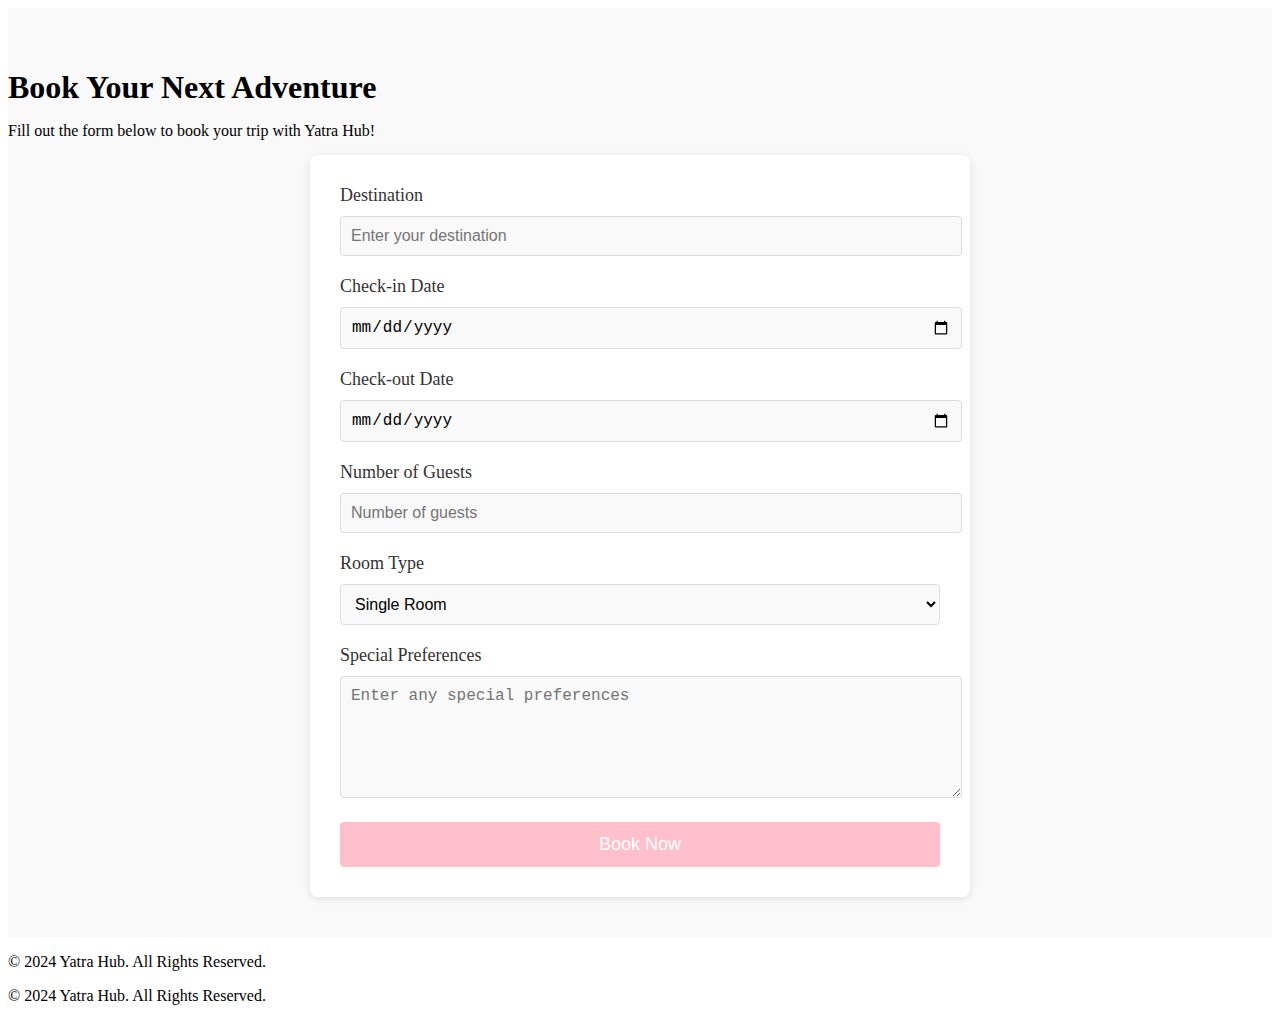
<file: YatraHub (3)/YatraHub/book.html>
<!DOCTYPE html>
<html lang="en">
  <head>
    <meta charset="UTF-8" />
    <meta name="viewport" content="width=device-width, initial-scale=1.0" />
    <title>Yatra Hub - Booking</title>
    <link rel="stylesheet" href="book.css" />
  </head>
  <body>

    <!-- Booking Section -->
    <section class="section bg-light">
      <div class="container">
        <h1>Book Your Next Adventure</h1>
        <p>Fill out the form below to book your trip with Yatra Hub!</p>

        <form class="booking-form">
          <div class="form-group">
            <label for="destination">Destination</label>
            <input
              type="text"
              id="destination"
              name="destination"
              placeholder="Enter your destination"
            />
          </div>

          <div class="form-group">
            <label for="checkin">Check-in Date</label>
            <input type="date" id="checkin" name="checkin" />
          </div>

          <div class="form-group">
            <label for="checkout">Check-out Date</label>
            <input type="date" id="checkout" name="checkout" />
          </div>

          <div class="form-group">
            <label for="guests">Number of Guests</label>
            <input
              type="number"
              id="guests"
              name="guests"
              min="1"
              placeholder="Number of guests"
            />
          </div>

          <div class="form-group">
            <label for="room">Room Type</label>
            <select id="room" name="room">
              <option value="single">Single Room</option>
              <option value="double">Double Room</option>
              <option value="suite">Suite</option>
            </select>
          </div>

          <div class="form-group">
            <label for="preferences">Special Preferences</label>
            <textarea
              id="preferences"
              name="preferences"
              placeholder="Enter any special preferences"
            ></textarea>
          </div>

          <button type="submit" class="btn-primary">Book Now</button>
        </form>
      </div>
    </section>

    <!-- Footer -->
    <footer>
      <p>&copy; 2024 Yatra Hub. All Rights Reserved.</p>
    </footer>


    <!-- Footer -->
<footer>
  <p>&copy; 2024 Yatra Hub. All Rights Reserved.</p>
</footer>

<!-- JavaScript: Show alert on form submit -->
<script>
  document.addEventListener("DOMContentLoaded", function () {
    const form = document.querySelector(".booking-form");

    form.addEventListener("submit", function (event) {
      event.preventDefault();
      alert("Your Tour is booked. Thank you for connecting with Yatra Hub!");
      form.reset();
    });
  });
</script>


  </body>
</html>
</file>
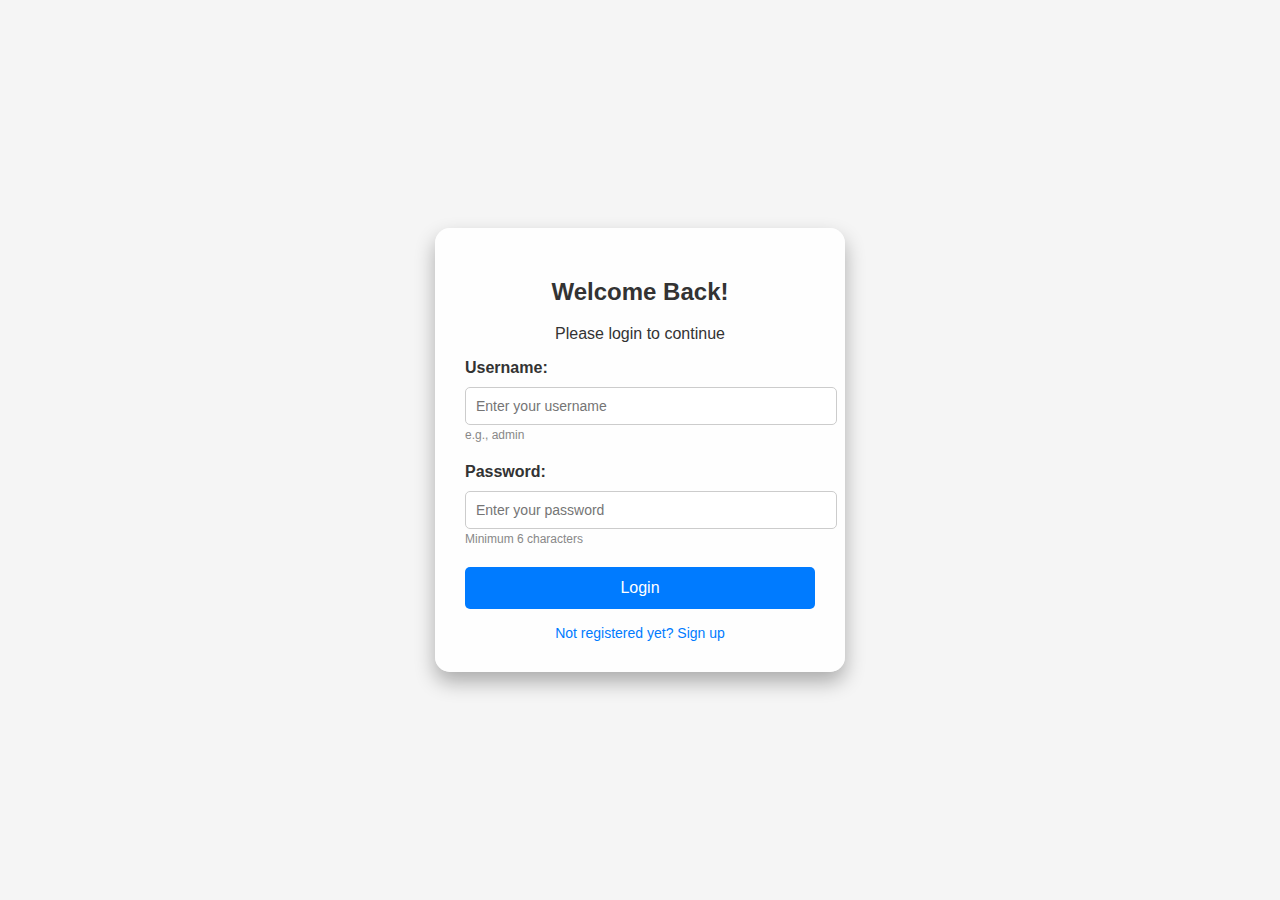
<file: YatraHub (3)/YatraHub/logiin.html>
<!DOCTYPE html>
<html lang="en">
  <head>
    <meta charset="UTF-8" />
    <meta name="viewport" content="width=device-width, initial-scale=1.0" />
    <title>Login Page</title>
    <link rel="stylesheet" href="login.css" />
    <script src="login.js" defer></script>
  </head>
  <body>
    <div class="login-container">
      <h2>Welcome Back!</h2>
      <p class="subtitle">Please login to continue</p>
      <form id="login-form" autocomplete="off">
        <div class="form-group">
          <label for="username">Username:</label>
          <input
            type="text"
            id="username"
            placeholder="Enter your username"
            required
          />
          <small class="input-hint">e.g., admin</small>
        </div>
        <div class="form-group">
          <label for="password">Password:</label>
          <input
            type="password"
            id="password"
            placeholder="Enter your password"
            required
          />
          <small class="input-hint">Minimum 6 characters</small>
        </div>
        <div class="button-container">
          <button type="submit">Login</button>
        </div>
        <div class="additional-actions">
          <a href="regestration.html" class="register-link"
            >Not registered yet? Sign up</a
          >
        </div>
      </form>
      <p id="error-msg"></p>
    </div>
  </body>
</html>
</file>
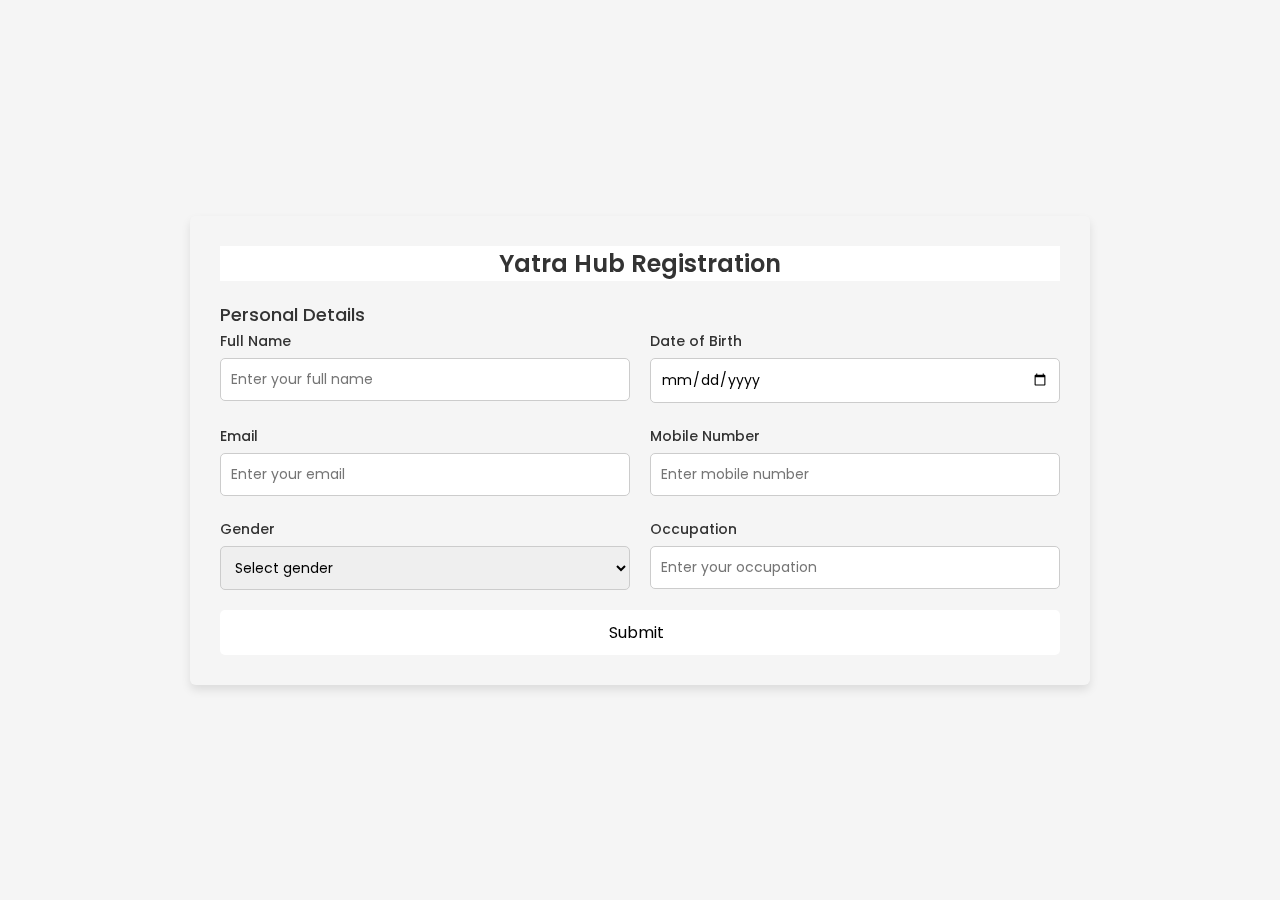
<file: YatraHub (3)/YatraHub/regestration.html>
<!DOCTYPE html>
<html lang="en">
<head>
    <meta charset="UTF-8">
    <meta http-equiv="X-UA-Compatible" content="IE=edge">
    <meta name="viewport" content="width=device-width, initial-scale=1.0">
    <link rel="stylesheet" href="registration.css">
    <script src="script.js" defer></script>
    <title>Yatra Hub - Registration</title>
</head>
<body>
    <div class="container">
        <header>Yatra Hub Registration</header>

        <form action="submit.php" method="POST">
            <div class="form first">
                <div class="details personal">
                    <span class="title">Personal Details</span>

                    <div class="fields">
                        <div class="input-field">
                            <label>Full Name</label>
                            <input type="text" name="full_name" placeholder="Enter your full name" required>
                        </div>

                        <div class="input-field">
                            <label>Date of Birth</label>
                            <input type="date" name="dob" required>
                        </div>

                        <div class="input-field">
                            <label>Email</label>
                            <input type="email" name="email" placeholder="Enter your email" required>
                        </div>

                        <div class="input-field">
                            <label>Mobile Number</label>
                            <input type="tel" name="mobile" placeholder="Enter mobile number" required>
                        </div>

                        <div class="input-field">
                            <label>Gender</label>
                            <select name="gender" required>
                                <option disabled selected>Select gender</option>
                                <option>Male</option>
                                <option>Female</option>
                                <option>Others</option>
                            </select>
                        </div>

                        <div class="input-field">
                            <label>Occupation</label>
                            <input type="text" name="occupation" placeholder="Enter your occupation" required>
                        </div>
                    </div>
                </div>
                
                <button type="submit" class="submit">
                    <span class="btnText">Submit</span>
                    <i class="uil uil-navigator"></i>
                </button>
            </div>
        </form>
    </div>
</body>
</html>
</file>
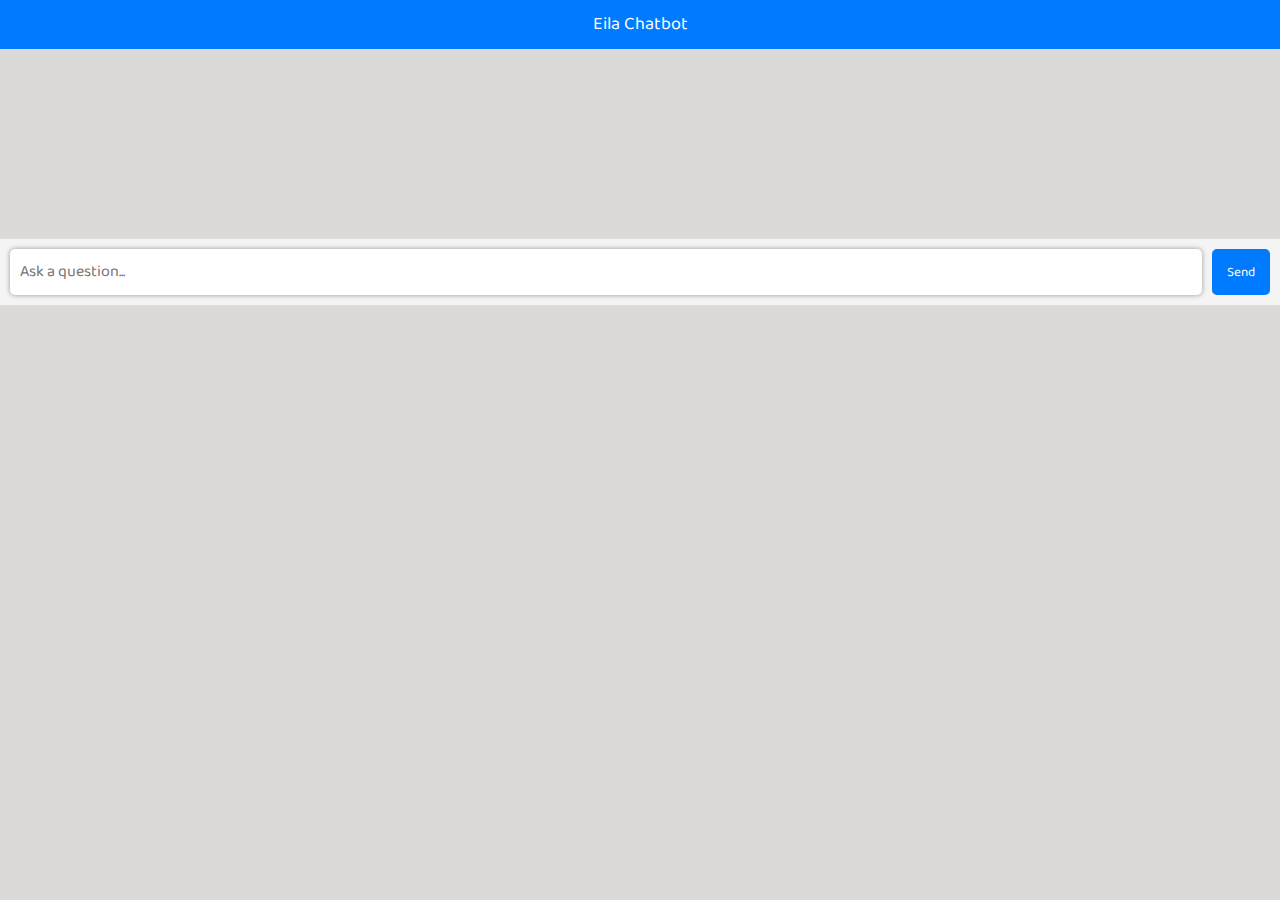
<file: YatraHub (3)/YatraHub/chatbot/chatbot.html>
<!DOCTYPE html>
<html lang="en">
<head>
    <meta charset="UTF-8">
    <meta name="viewport" content="width=device-width, initial-scale=1.0">
    <title>Chatbot</title>
    <link rel="stylesheet" href="chatbot.css">
    <style>
    @import url('https://fonts.googleapis.com/css2?family=Baloo+Bhai+2:wght@400..800&display=swap');

    </style>
    
    <script src="chatbot.js"></script>
   
</head>
<body>
    <div class="chat-container">
        <div class="header">Eila Chatbot</div>
        <div class="chat-box" id="chatBox">
        </div>
        
        <div class="input-box">
            <input type="text" placeholder="Ask a question..." id="userMessage">
            <button onclick="sendMessage()">Send</button>
        </div>
    </div>

    
</body>
</html>
</file>
<file: YatraHub (3)/YatraHub/book.css>
/* General form styles */
.booking-form {
    background-color: #fff;
    padding: 30px;
    border-radius: 8px;
    box-shadow: 0 2px 8px rgba(0, 0, 0, 0.1);
    max-width: 600px;
    margin: 0 auto;
}

.booking-form h1 {
    text-align: center;
    margin-bottom: 20px;
    color: #007BFF;
}

header {
    background-image: url("https://img.freepik.com/premium-photo/model-aircraft-are-painted-white-background_37416-382.jpg?w=1380");
}

section {
    background-image: url("https://img.freepik.com/free-photo/flat-lay-airplane-with-copy-space_23-2148436299.jpg?ga=GA1.1.1313196997.1725042124&semt=ais_hybrid");
}

.booking-form .form-group {
    margin-bottom: 20px;
}

.booking-form label {
    font-size: 18px;
    color: #333;
    margin-bottom: 10px;
    display: block;
}

.booking-form input[type="text"],
.booking-form input[type="date"],
.booking-form input[type="number"],
.booking-form select,
.booking-form textarea {
    width: 100%;
    padding: 10px;
    font-size: 16px;
    border: 1px solid #ddd;
    border-radius: 4px;
    background-color: #f9f9f9;
    
}

.booking-form input[type="text"]:focus,
.booking-form input[type="date"]:focus,
.booking-form input[type="number"]:focus,
.booking-form select:focus,
.booking-form textarea:focus {
    border-color: #007BFF;
    outline: none;
    background-color: #fff;
}

.booking-form textarea {
    resize: vertical;
    height: 100px;
}

/* Button styles */
.booking-form button[type="submit"] {
    width: 100%;
    padding: 12px;
    font-size: 18px;
    color: #fff;
    background-color: pink;
    border: none;
    border-radius: 4px;
    cursor: pointer;
    transition: background-color 0.3s ease;
}

.booking-form button[type="submit"]:hover {
    background-color: palevioletred;
}

/* Responsive styles */
@media (max-width: 768px) {
    .booking-form {
        padding: 20px;
    }
    
    .booking-form input,
    .booking-form select,
    .booking-form textarea {
        font-size: 14px;
    }

    .booking-form button {
        font-size: 16px;
    }
}

/* Utility classes */
.text-center {
    text-align: center;
}

.text-primary {
    color: #007BFF;
}

/* Adjustments for section background */
.section.bg-light {
    background-color: #f9f9f9;
    padding: 40px 0;
}

/* Style for form headings and descriptions */
h1, p {
    margin-bottom: 15px;
}
</file>
<file: YatraHub (3)/YatraHub/login.css>
/* Base Styles */
body {
    margin: 0;
    padding: 0;
    font-family: 'Segoe UI', Tahoma, Geneva, Verdana, sans-serif;
    background-color: whitesmoke;
    background-size: cover;
    background-repeat: no-repeat;
    background-position: center;
    height: 100vh;
    display: flex;
    justify-content: center;
    align-items: center;
    color: #333;
    transition: background 0.3s ease-in-out;
  }
  
  /* Login Container */
  .login-container {
    background: rgba(255, 255, 255, 0.9);
    padding: 30px;
    border-radius: 15px;
    box-shadow: 0 10px 20px rgba(0, 0, 0, 0.3);
    width: 350px;
    text-align: center;
    animation: fadeIn 1s ease;
  }
  
  /* Animations */
  @keyframes fadeIn {
    from {
      opacity: 0;
      transform: translateY(-10%);
    }
    to {
      opacity: 1;
      transform: translateY(0);
    }
  }
  
  /* Form Styling */
  .form-group {
    margin-bottom: 20px;
    text-align: left;
  }
  
  label {
    font-weight: bold;
    margin-bottom: 5px;
    display: block;
  }
  
  input {
    width: 100%;
    padding: 10px;
    margin-top: 5px;
    border: 1px solid #ccc;
    border-radius: 5px;
    font-size: 14px;
    transition: border-color 0.3s ease;
  }
  
  input:focus {
    border-color: #007bff;
    outline: none;
    box-shadow: 0 0 5px rgba(0, 123, 255, 0.5);
  }
  
  /* Hints */
  .input-hint {
    font-size: 12px;
    color: #888;
  }
  
  /* Buttons */
  button {
    width: 100%;
    background-color: #007bff;
    color: white;
    border: none;
    padding: 12px;
    border-radius: 5px;
    cursor: pointer;
    font-size: 16px;
    transition: background-color 0.3s ease;
  }
  
  button:hover {
    background-color: #0056b3;
  }
  
  .additional-actions {
    margin-top: 15px;
  }
  
  .register-link {
    text-decoration: none;
    color: #007bff;
    font-size: 14px;
  }
  
  .register-link:hover {
    text-decoration: underline;
  }
  
  /* Error Message */
  #error-msg {
    color: red;
    font-weight: bold;
    margin-top: 10px;
    display: none;
    animation: shake 0.3s ease;
  }
  
  @keyframes shake {
    0%,
    100% {
      transform: translateX(0);
    }
    25%,
    75% {
      transform: translateX(-5px);
    }
    50% {
      transform: translateX(5px);
    }
  }
</file>
<file: YatraHub (3)/YatraHub/registration.css>
/* Google Font Import - Poppins */
@import url('https://fonts.googleapis.com/css2?family=Poppins:wght@200;300;400;500;600&display=swap');

* {
    margin: 0;
    padding: 0;
    box-sizing: border-box;
    font-family: 'Poppins', sans-serif;
}

body {
    min-height: 100vh;
    display: flex;
    align-items: center;
    justify-content: center;
    
    background-color: whitesmoke;
    background-repeat: no-repeat;
    background-size: cover;
}

.container {
    max-width: 900px;
    width: 100%;
    border-radius: 6px;
    background-color: whitesmoke;
    padding: 30px;
    box-shadow: 0 5px 10px rgba(0, 0, 0, 0.1);
    opacity: 100px;
    backdrop-filter: blur(8px);

}

header {
    font-size: 24px;
    font-weight: 600;
    color: #333;
    background-color: white;
    margin-bottom: 20px;
    text-align: center;
}

form .title {
    font-size: 18px;
    font-weight: 500;
    color: #333;
    margin-bottom: 10px;
}

.fields {
    display: flex;
    flex-wrap: wrap;
    justify-content: space-between;
}

.input-field {
    width: calc(50% - 10px);
    margin-bottom: 20px;
}

.input-field label {
    font-size: 14px;
    font-weight: 500;
    color: #333;
}

.input-field input, .input-field select {
    width: 100%;
    padding: 10px;
    font-size: 14px;
    border-radius: 5px;
    border: 1px solid #ccc;
    outline: none;
    margin-top: 5px;
}

input:focus, select:focus {
    border-color: pink;
}

button.submit {
    width: 100%;
    padding: 10px;
    background-color: white;
    border: none;
    color: black;
    font-size: 16px;
    border-radius: 5px;
    cursor: pointer;
    display: flex;
    justify-content: center;
    align-items: center;
    transition: background-color 0.3s;
}

button.submit:hover {
    background-color: silver;
}

button.submit i {
    margin-left: 8px;
}
</file>
<file: YatraHub (3)/YatraHub/chatbot/chatbot.css>
* {
    margin: 0;
    padding: 0;
    font-family: 'Baloo Bhai 2';
}

body {
    background-color: #dcd9d9;
    height: 100vh;
    margin: 0px;
    overflow: hidden;
}

#chatbot-container {
    position: fixed;
    bottom: 20px;
    right: 20px;
    width: 400px;
    height: 500px;
    border-radius: 10px;
    box-shadow: 0 0 10px rgba(0, 0, 0, 0.4);
    overflow: hidden;
    z-index: 1000; /* Ensure it appears above other elements */
}

#chatbot-frame {
    width: 100%;
    height: 100%;
    border: none;
}


.header {
    background-color: #007bff;
    color: white;
    padding: 10px;
    text-align: center;
    font-size: 18px;
}

.chat-box {
    padding: 20px;
    height: 150px;
    overflow-y: auto;
    display: flex;
    flex-direction: column;

}

.message {
    max-width: 75%;
    margin-bottom: 10px;
    padding: 10px;
    border-radius: 15px;
    word-wrap: break-word;
    display: inline-block;
}

.client-message {
    background-color: #74a6e7;
    align-self: flex-end;
}

.server-message {
    background-color: #c1bbbb;
    align-self: flex-start;
}

.input-box {
    display: flex;
    padding: 10px;
    background-color: #f4f4f4;
}

input[type="text"] {
    flex: 1;
    padding: 10px;
    border: none;
    border-radius: 5px;
    box-shadow: 0 0 5px rgba(0, 0, 0, 0.4);
    font-size: 16px;
}

button {
    padding: 10px 15px;
    margin-left: 10px;
    background-color:#007bff;
    color: white;
    border: none;
    border-radius: 5px;
    cursor: pointer;
}

button:hover {
    background-color:#007bff;
}
</file>
